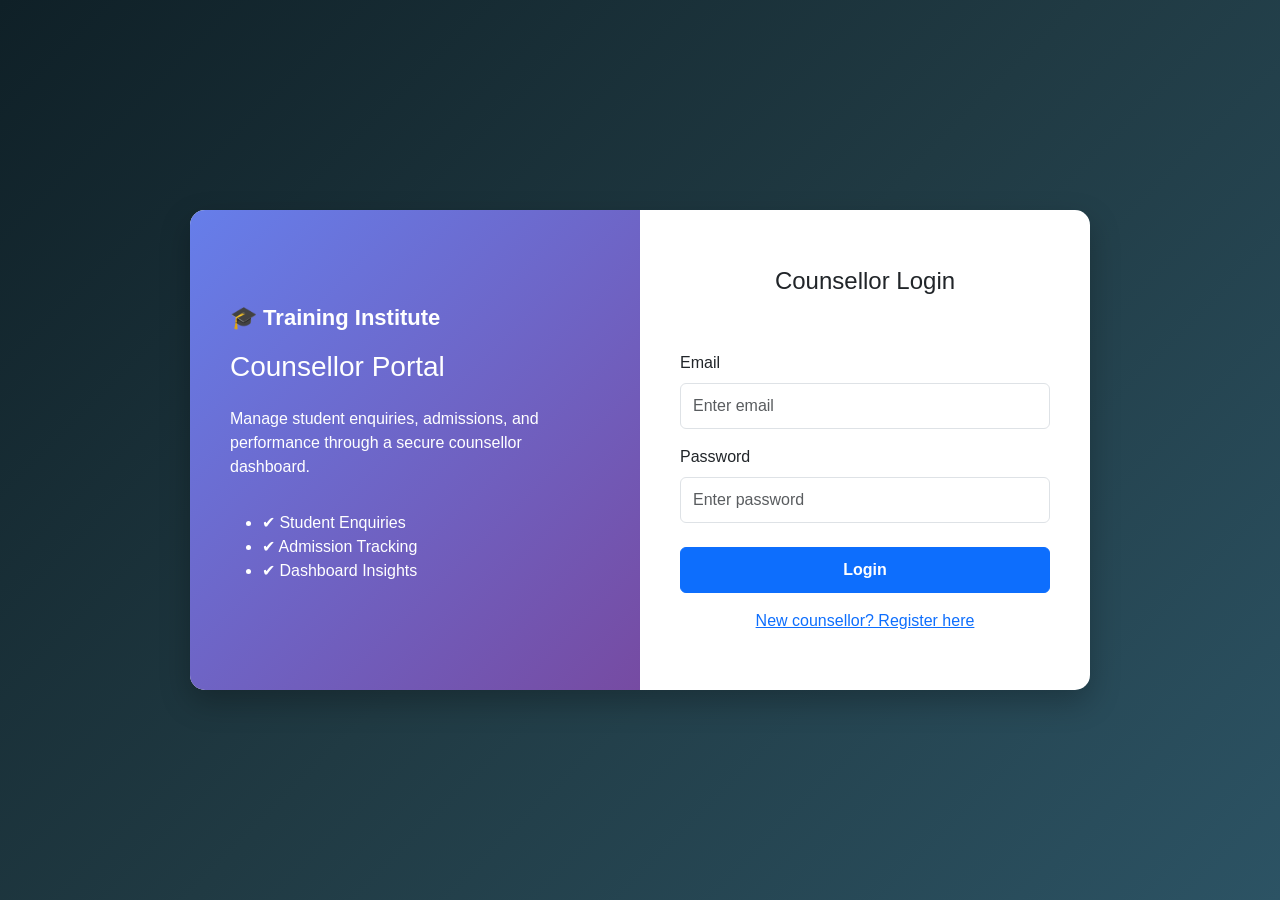
<file: src/main/resources/templates/index.html>
<!doctype html>
<html lang="en">
<head>
  <meta charset="utf-8">
  <meta name="viewport" content="width=device-width, initial-scale=1">
  <title>Counsellor Login | Training Institute</title>

  <link href="https://cdn.jsdelivr.net/npm/bootstrap@5.3.8/dist/css/bootstrap.min.css" rel="stylesheet">

  <style>
    body {
      margin: 0;
      min-height: 100vh;
      background: linear-gradient(135deg, #0f2027, #203a43, #2c5364);
      display: flex;
      align-items: center;
      justify-content: center;
      font-family: "Segoe UI", sans-serif;
    }

    .login-wrapper {
      width: 100%;
      max-width: 900px;
      background: #fff;
      border-radius: 15px;
      overflow: hidden;
      box-shadow: 0 12px 30px rgba(0,0,0,0.25);
      display: flex;
      min-height: 480px;
    }

    .left-panel {
      flex: 1;
      background: linear-gradient(135deg, #667eea, #764ba2);
      color: #fff;
      padding: 40px;
      display: flex;
      flex-direction: column;
      justify-content: center;
    }

    .right-panel {
      flex: 1;
      padding: 40px;
      display: flex;
      flex-direction: column;
      justify-content: center;
    }

    .brand {
      font-size: 22px;
      font-weight: 700;
    }

    .form-control {
      height: 46px;
    }

    .btn-primary {
      height: 46px;
      font-weight: 600;
    }

    /* Responsive */
    @media (max-width: 768px) {
      .login-wrapper {
        flex-direction: column;
        min-height: auto;
      }
      .left-panel {
        text-align: center;
      }
    }
  </style>
</head>

<body>

<div class="login-wrapper">

  <!-- LEFT -->
  <div class="left-panel">
    <div class="brand">🎓 Training Institute</div>
    <h3 class="mt-3">Counsellor Portal</h3>
    <p class="mt-3">
      Manage student enquiries, admissions, and performance
      through a secure counsellor dashboard.
    </p>
    <ul class="mt-3">
      <li>✔ Student Enquiries</li>
      <li>✔ Admission Tracking</li>
      <li>✔ Dashboard Insights</li>
    </ul>
  </div>

  <!-- RIGHT -->
  <div class="right-panel">

    <h4 class="text-center mb-4">Counsellor Login</h4>

    <p class="text-danger text-center" th:text="${emsg}"></p>
    <p class="text-success text-center" th:text="${smsg}"></p>

    <form th:action="@{/login}" th:object="${councellor}" method="post">

      <div class="mb-3">
        <label class="form-label">Email</label>
        <input type="email" th:field="*{email}" class="form-control"
               placeholder="Enter email" required>
      </div>

      <div class="mb-4">
        <label class="form-label">Password</label>
        <input type="password" th:field="*{password}" class="form-control"
               placeholder="Enter password" required>
      </div>

      <div class="d-grid">
        <button type="submit" class="btn btn-primary">
          Login
        </button>
      </div>

    </form>

    <div class="text-center mt-3">
      <a href="register">New counsellor? Register here</a>
    </div>

  </div>

</div>

<script src="https://cdn.jsdelivr.net/npm/bootstrap@5.3.8/dist/js/bootstrap.bundle.min.js"></script>
</body>
</html>
</file>
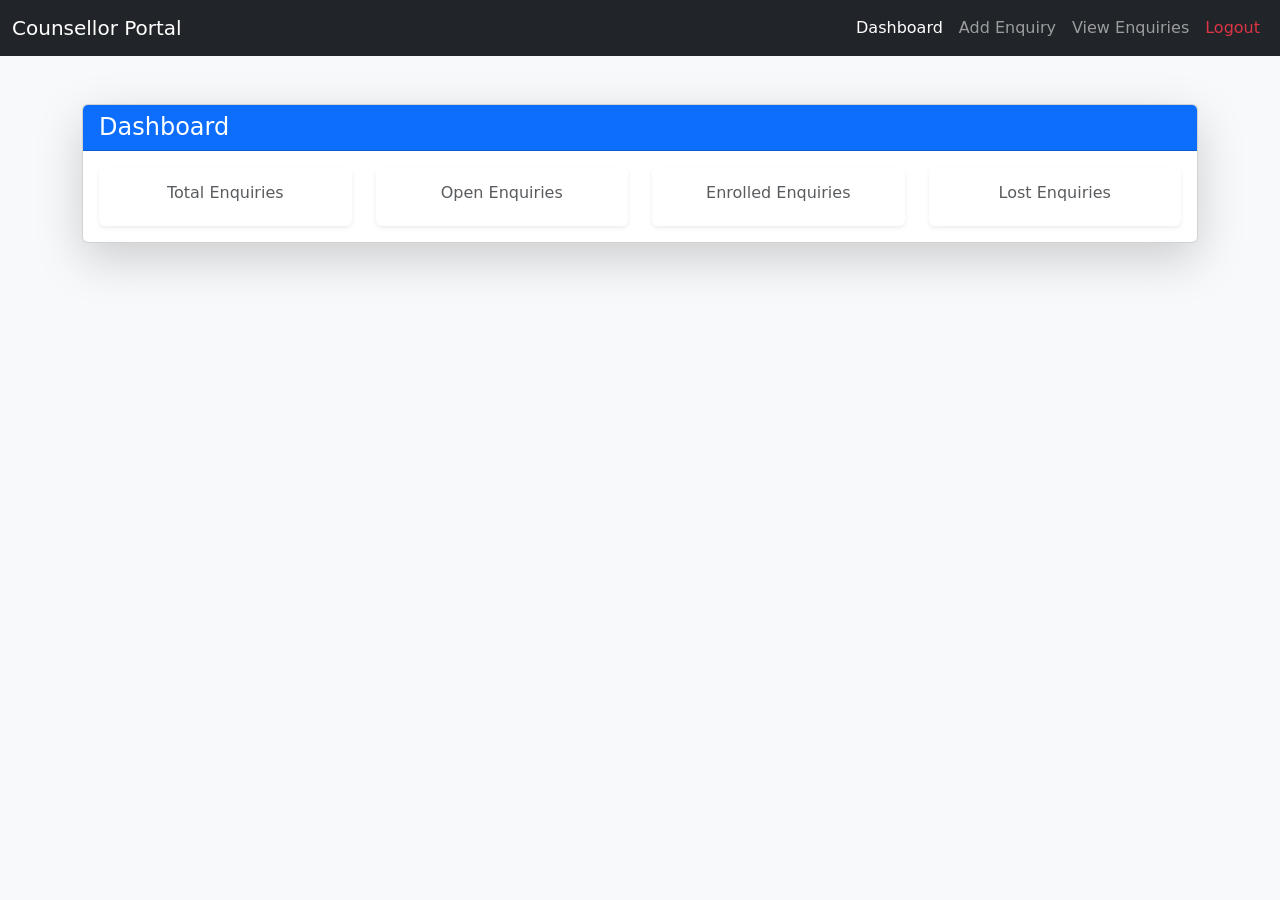
<file: src/main/resources/templates/dashboard.html>
<!DOCTYPE html>
<html lang="en" xmlns:th="http://www.thymeleaf.org">
<head>
    <meta charset="UTF-8">
    <title>Dashboard</title>

    <!-- ✅ Bootstrap CSS -->
    <link href="https://cdn.jsdelivr.net/npm/bootstrap@5.3.3/dist/css/bootstrap.min.css" rel="stylesheet">
</head>

<body class="bg-light">

<!-- ✅ Navbar (same as View Enquiries page) -->
<nav class="navbar navbar-expand-lg navbar-dark bg-dark">
    <div class="container-fluid">

        <a class="navbar-brand" href="#">Counsellor Portal</a>

        <!-- Toggle button for mobile -->
        <button class="navbar-toggler" type="button"
                data-bs-toggle="collapse"
                data-bs-target="#navbarNav"
                aria-controls="navbarNav"
                aria-expanded="false"
                aria-label="Toggle navigation">
            <span class="navbar-toggler-icon"></span>
        </button>

        <div class="collapse navbar-collapse" id="navbarNav">
            <ul class="navbar-nav ms-auto">
                <li class="nav-item">
                    <a class="nav-link active" th:href="@{/dashboard}">Dashboard</a>
                </li>
                <li class="nav-item">
                    <a class="nav-link" th:href="@{/enquiry}">Add Enquiry</a>
                </li>
                <li class="nav-item">
                    <a class="nav-link" th:href="@{/view-enquiries}">View Enquiries</a>
                </li>
                <li class="nav-item">
                    <a class="nav-link text-danger" th:href="@{/logout}">Logout</a>
                </li>
            </ul>
        </div>

    </div>
</nav>

<!-- ✅ Main Content -->
<div class="container mt-5">

    <div class="card shadow-lg">
        <div class="card-header bg-primary text-white">
            <h4 class="mb-0">Dashboard</h4>
        </div>

        <div class="card-body">

            <div class="row g-4">

                <!-- Total Enquiries -->
                <div class="col-md-3">
                    <div class="card text-center shadow-sm border-0">
                        <div class="card-body">
                            <h6 class="text-muted">Total Enquiries</h6>
                            <h3 class="fw-bold text-primary"
                                th:text="${dashboardInfo.getTotalEnqs}">
                            </h3>
                        </div>
                    </div>
                </div>

                <!-- Open Enquiries -->
                <div class="col-md-3">
                    <div class="card text-center shadow-sm border-0">
                        <div class="card-body">
                            <h6 class="text-muted">Open Enquiries</h6>
                            <h3 class="fw-bold text-info"
                                th:text="${dashboardInfo.getOpenEnqs}">
                            </h3>
                        </div>
                    </div>
                </div>

                <!-- Enrolled Enquiries -->
                <div class="col-md-3">
                    <div class="card text-center shadow-sm border-0">
                        <div class="card-body">
                            <h6 class="text-muted">Enrolled Enquiries</h6>
                            <h3 class="fw-bold text-success"
                                th:text="${dashboardInfo.getEnrolledEnqs}">
                            </h3>
                        </div>
                    </div>
                </div>

                <!-- Lost Enquiries -->
                <div class="col-md-3">
                    <div class="card text-center shadow-sm border-0">
                        <div class="card-body">
                            <h6 class="text-muted">Lost Enquiries</h6>
                            <h3 class="fw-bold text-danger"
                                th:text="${dashboardInfo.getLostEnqs}">
                            </h3>
                        </div>
                    </div>
                </div>

            </div>

        </div>
    </div>

</div>

<!-- ✅ Bootstrap JS -->
<script src="https://cdn.jsdelivr.net/npm/bootstrap@5.3.3/dist/js/bootstrap.bundle.min.js"></script>

</body>
</html>
</file>
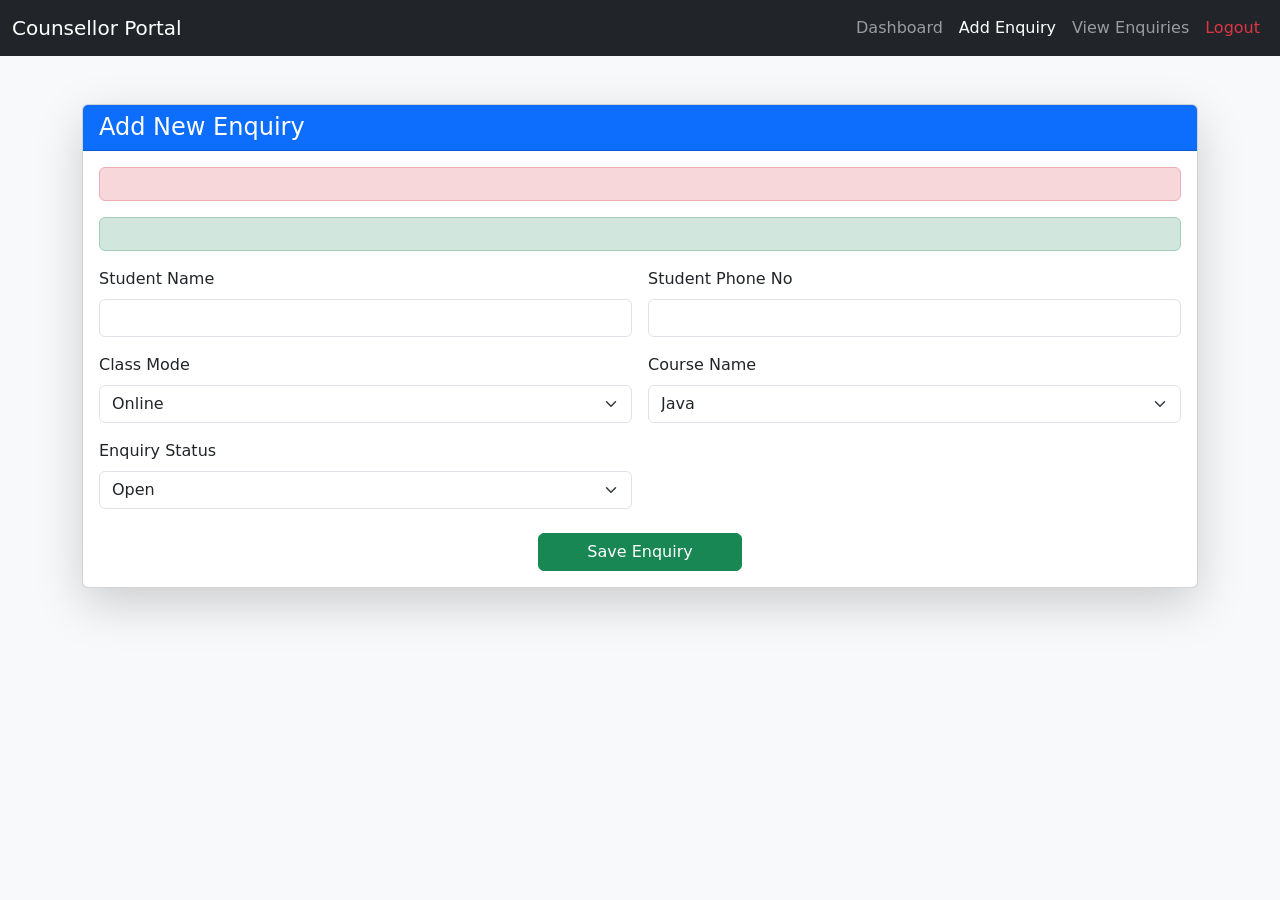
<file: src/main/resources/templates/enquiryForm.html>
<!DOCTYPE html>
<html lang="en" xmlns:th="http://www.thymeleaf.org">
<head>
    <meta charset="UTF-8">
    <title>Add Enquiry</title>

    <!-- ✅ Bootstrap CSS -->
    <link href="https://cdn.jsdelivr.net/npm/bootstrap@5.3.3/dist/css/bootstrap.min.css" rel="stylesheet">
</head>

<body class="bg-light">

<!-- ✅ Navbar (same across all pages) -->
<nav class="navbar navbar-expand-lg navbar-dark bg-dark">
    <div class="container-fluid">

        <a class="navbar-brand" href="#">Counsellor Portal</a>

        <button class="navbar-toggler" type="button"
                data-bs-toggle="collapse"
                data-bs-target="#navbarNav"
                aria-controls="navbarNav"
                aria-expanded="false"
                aria-label="Toggle navigation">
            <span class="navbar-toggler-icon"></span>
        </button>

        <div class="collapse navbar-collapse" id="navbarNav">
            <ul class="navbar-nav ms-auto">
                <li class="nav-item">
                    <a class="nav-link" th:href="@{/dashboard}">Dashboard</a>
                </li>
                <li class="nav-item">
                    <a class="nav-link active" th:href="@{/enquiry}">Add Enquiry</a>
                </li>
                <li class="nav-item">
                    <a class="nav-link" th:href="@{/view-enquiries}">View Enquiries</a>
                </li>
                <li class="nav-item">
                    <a class="nav-link text-danger" th:href="@{/logout}">Logout</a>
                </li>
            </ul>
        </div>

    </div>
</nav>

<!-- ✅ Main Content -->
<div class="container mt-5">

    <div class="card shadow-lg">

        <div class="card-header bg-primary text-white">
            <h4 class="mb-0">Add New Enquiry</h4>
        </div>

        <div class="card-body">

            <!-- Error Message -->
            <div th:if="${emsg}" class="alert alert-danger text-center">
                <p class="mb-0" th:text="${emsg}"></p>
            </div>

            <!-- Success Message -->
            <div th:if="${smsg}" class="alert alert-success text-center">
                <p class="mb-0" th:text="${smsg}"></p>
            </div>

            <form th:action="@{/addEnq}" th:object="${enq}" method="post">

                <div class="row g-3">

                    <!-- Student Name -->
                    <div class="col-md-6">
                        <label class="form-label">Student Name</label>
                        <input type="text" class="form-control"
                               th:field="*{studentName}" required>
                  
                    </div>

                    <!-- Phone Number -->
                    <div class="col-md-6">
                        <label class="form-label">Student Phone No</label>
                        <input type="number" class="form-control"
                               th:field="*{studentPhno}" required>
                         <input type="hidden" th:field="*{enq_id}"> 
                    </div> 

                    <!-- Class Mode -->
                    <div class="col-md-6">
                        <label class="form-label">Class Mode</label>
                        <select class="form-select" th:field="*{classMode}">
                            <option value="online">Online</option>
                            <option value="classroom">Classroom</option>
                        </select>
                    </div>

                    <!-- Course Name -->
                    <div class="col-md-6">
                        <label class="form-label">Course Name</label>
                        <select class="form-select" th:field="*{courseName}">
                            <option value="Java">Java</option>
                            <option value="Python">Python</option>
                            <option value="React">React</option>
                            <option value="Oracle">Oracle</option>
                            <option value="SAP">SAP</option>
                            <option value="Devops">Devops</option>
                            <option value="Aws">Aws</option>
                        </select>
                    </div>

                    <!-- Enquiry Status -->
                    <div class="col-md-6">
                        <label class="form-label">Enquiry Status</label>
                        <select class="form-select" th:field="*{enqStatus}">
                            <option value="Open">Open</option>
                            <option value="Enrolled">Enrolled</option>
                            <option value="Lost">Lost</option>
                        </select>
                    </div>

                </div>

                <!-- Submit Button -->
                <div class="text-center mt-4">
                    <button type="submit" class="btn btn-success px-5">
                        Save Enquiry
                    </button>
                </div>

            </form>

        </div>
    </div>

</div>

<!-- ✅ Bootstrap JS -->
<script src="https://cdn.jsdelivr.net/npm/bootstrap@5.3.3/dist/js/bootstrap.bundle.min.js"></script>

</body>
</html>
</file>
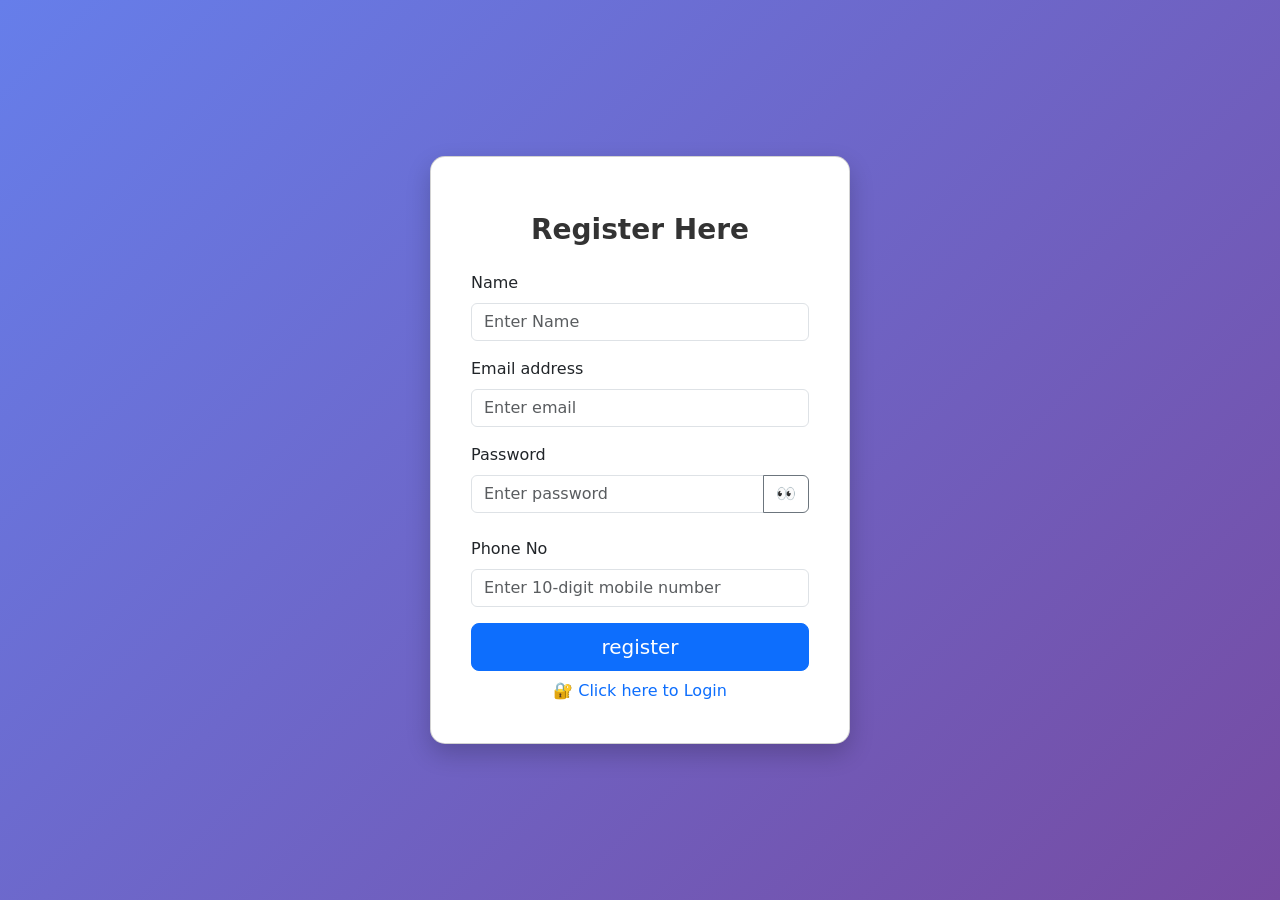
<file: src/main/resources/templates/register.html>
<!doctype html>
<html lang="en">
<head>
  <meta charset="utf-8">
  <meta name="viewport" content="width=device-width, initial-scale=1">
  <title>register | Counsellor Portal</title>

  <!-- Bootstrap CSS -->
  <link href="https://cdn.jsdelivr.net/npm/bootstrap@5.3.8/dist/css/bootstrap.min.css" rel="stylesheet">

  <style>
    body {
      min-height: 100vh;
      background: linear-gradient(135deg, #667eea, #764ba2);
      display: flex;
      align-items: center;
      justify-content: center;
    }
    .login-card {
      width: 100%;
      max-width: 420px;
      border-radius: 15px;
      box-shadow: 0 10px 25px rgba(0,0,0,0.2);
    }
    .login-title {
      font-weight: 600;
      color: #333;
    }
  </style>
</head>

<body>

  <div class="card login-card p-4">
    <div class="card-body">
    
    
    
    <p th:if="${emsg}" class="text-danger fw-semibold text-center">
    <span th:text="${emsg}"></span>
    </p>

     <p th:if="${smsg}" class="text-success fw-semibold text-center">
    <span th:text="${smsg}"></span>
     </p>


   

      <h3 class="text-center mb-4 login-title">Register Here</h3>

      <form th:action="@{/register}" th:object="${councellor}" method="post">

        <div class="mb-3">
          <label class="form-label">Name</label>
          <input type="text" th:field="*{name}" class="form-control"  placeholder="Enter Name" required>
        </div>

        <div class="mb-3">
          <label class="form-label">Email address</label>
          <input type="email" th:field="*{email}" class="form-control" placeholder="Enter email" required>
        </div>


     <div class="mb-4">
    <label class="form-label">Password</label>

    <div class="input-group">
        <input type="password"
               th:field="*{password}"
               class="form-control"
               placeholder="Enter password"
               pattern="^(?=.*[a-z])(?=.*[A-Z])(?=.*[0-9])(?=.*[@$!%*?&])[A-Za-z0-9@$!%*?&]{8,}$"
               title="Password must be at least 8 characters and include uppercase, lowercase, number, and special character"
               required>

        <button type="button"
                class="btn btn-outline-secondary"
                onclick="togglePassword(this)">
            👀
        </button>
    </div>
</div>





       <div class="mb-3">
    <label class="form-label">Phone No</label>
    <input type="text"
           th:field="*{phoneNo}"
           class="form-control"
           placeholder="Enter 10-digit mobile number"
           pattern="[6-9][0-9]{9}"
           title="Enter valid 10-digit mobile number"
           required>
        </div>



        <div class="d-grid">
          <button type="submit" value="login" class="btn btn-primary btn-lg">
            register
          </button>
        </div>

      </form>

<div class="text-center mt-2">
    <a href="/" class="text-primary text-decoration-none">
        🔐 Click here to Login
    </a>
</div>


    </div>
  </div>

  <!-- Bootstrap JS -->
  <script src="https://cdn.jsdelivr.net/npm/bootstrap@5.3.8/dist/js/bootstrap.bundle.min.js"></script>
  <script th:src="@{/js/password-toggle.js}"></script>
  
</body>
</html>
</file>
